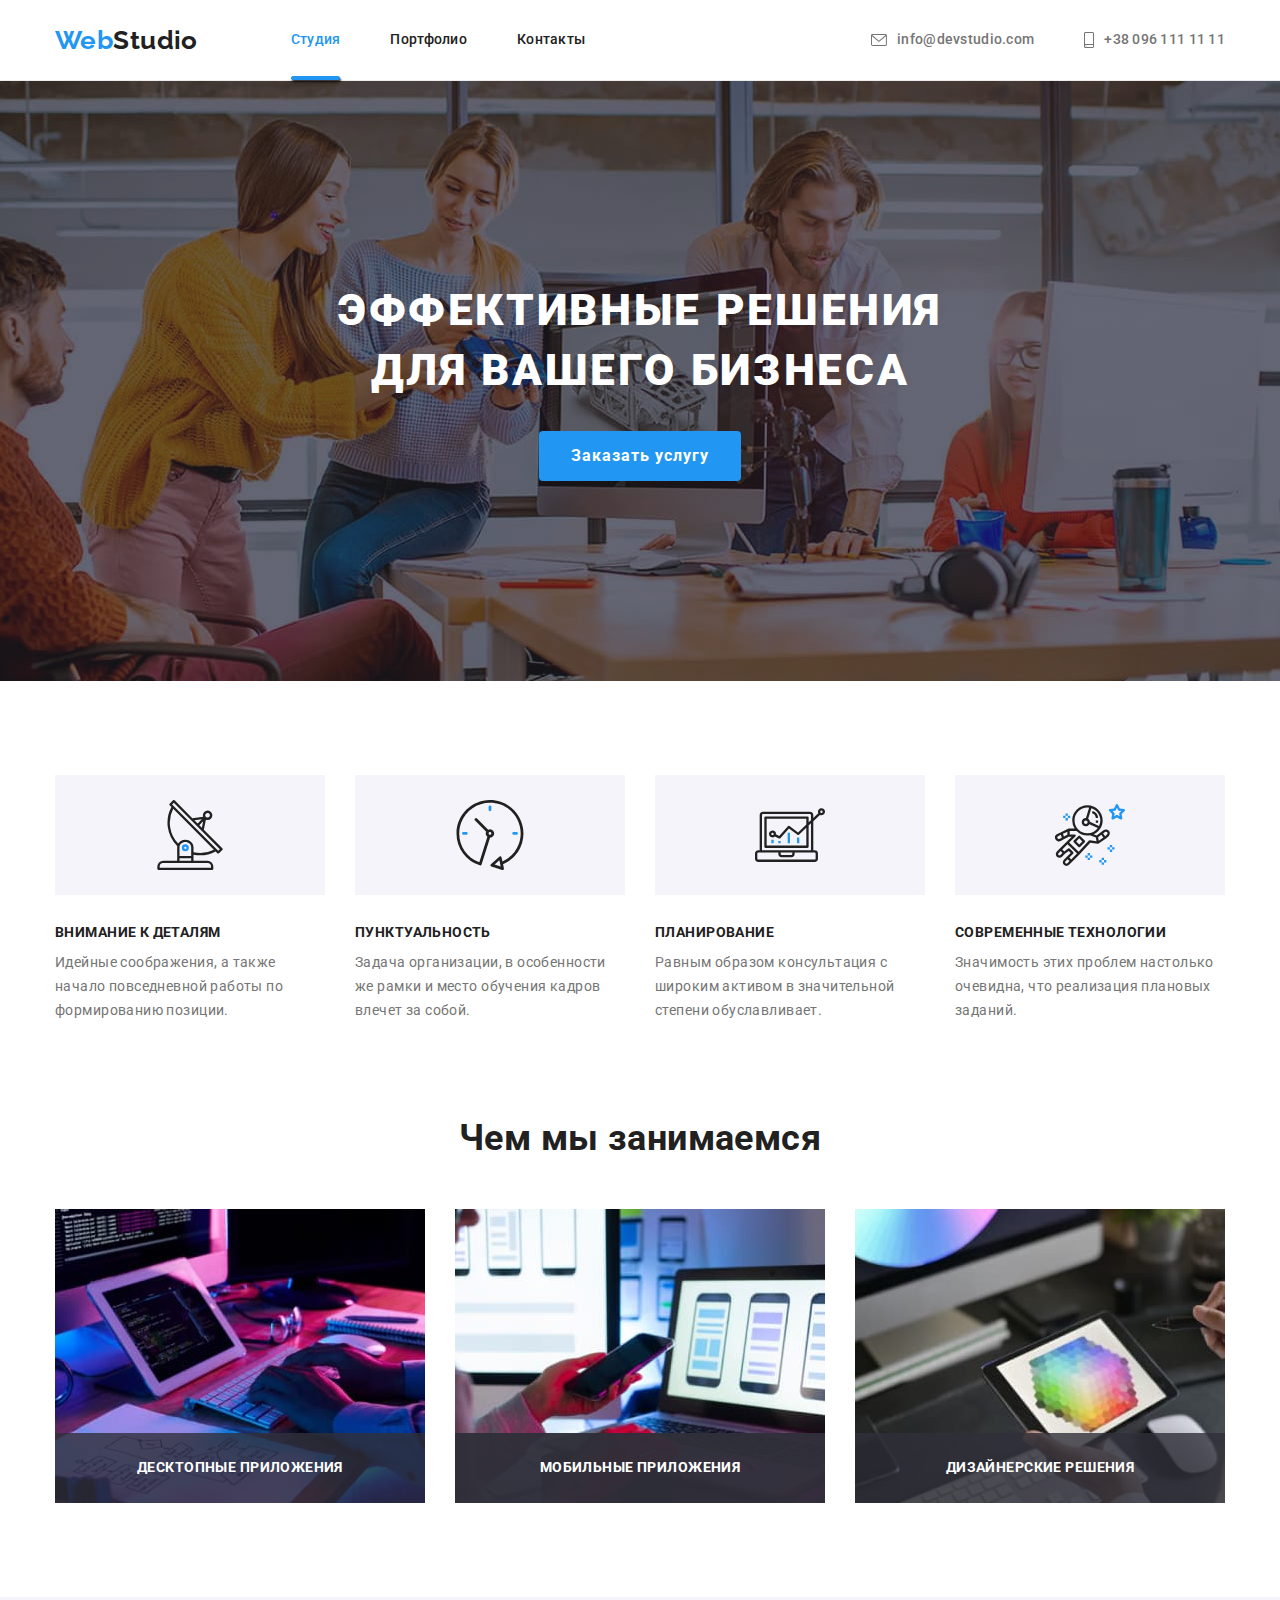
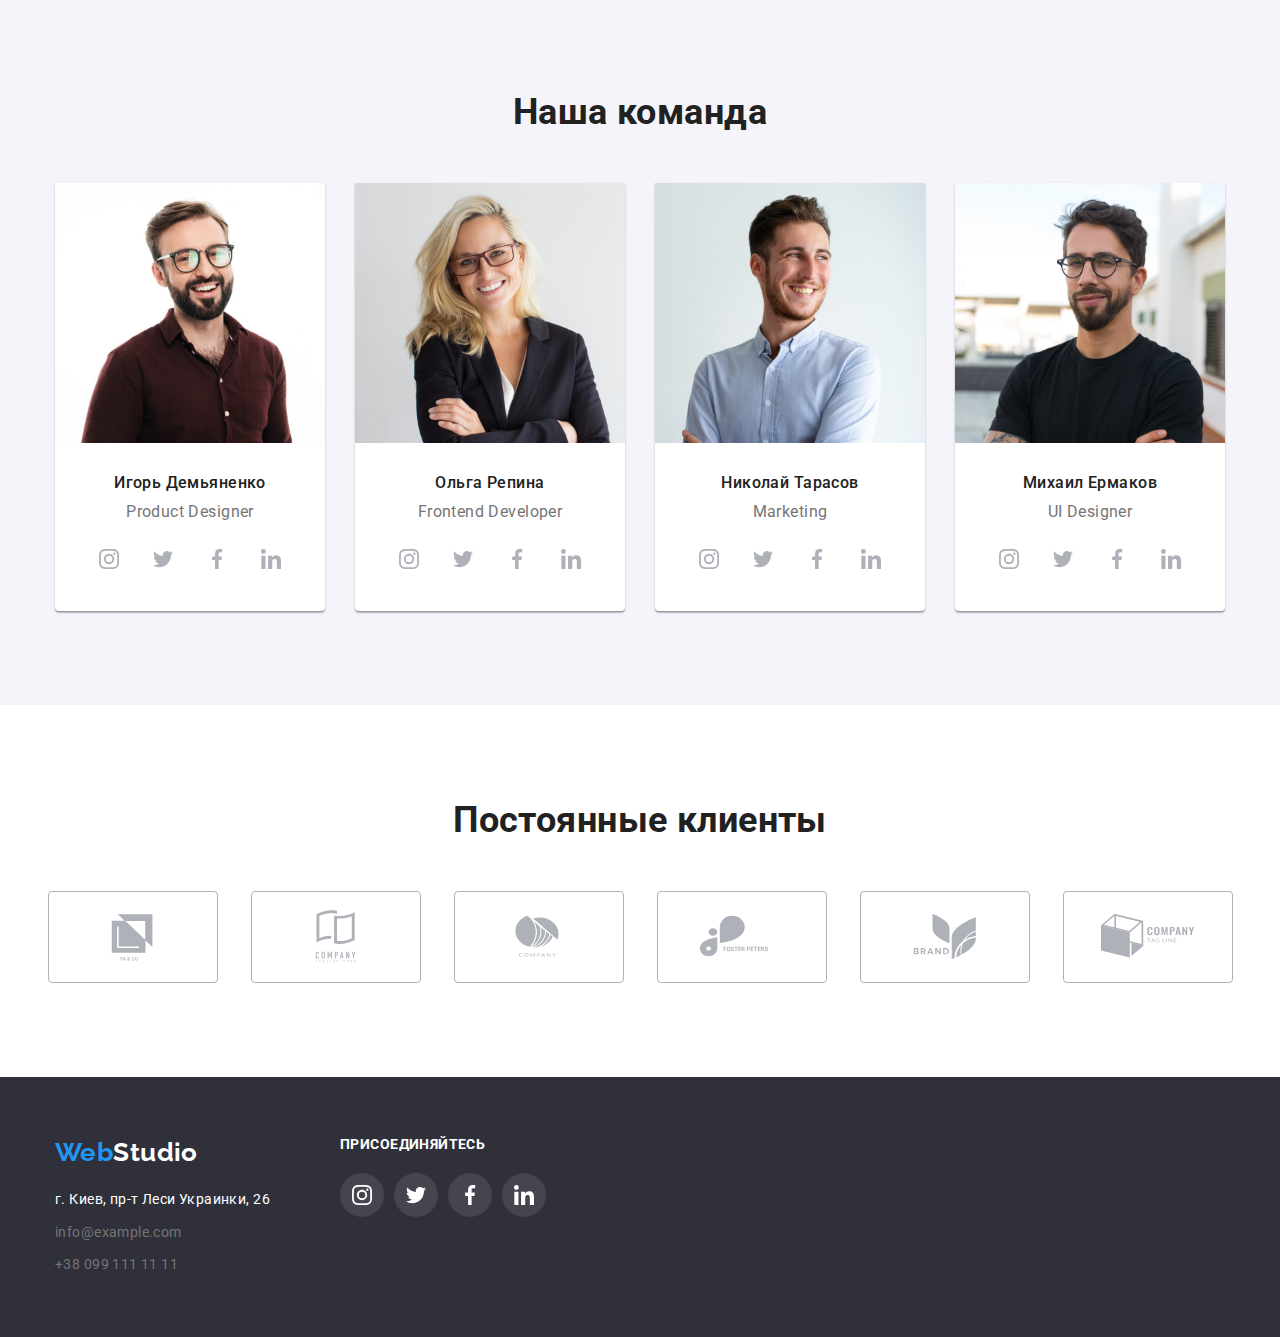
<file: index.html>
<!DOCTYPE html>
<html lang="ru">
<head>
    <meta charset="UTF-8">
    <meta http-equiv="X-UA-Compatible" content="IE=edge">
    <meta name="viewport" content="width=device-width, initial-scale=1.0">
    <title>WebStudio</title>
    <link rel="preconnect" href="https://fonts.googleapis.com">
    <link rel="preconnect" href="https://fonts.gstatic.com" crossorigin>
    <link href="https://fonts.googleapis.com/css2?family=Raleway:wght@700&family=Roboto:wght@400;500;700;900&display=swap" rel="stylesheet">
    <link rel="stylesheet" href="https://cdnjs.cloudflare.com/ajax/libs/modern-normalize/1.1.0/modern-normalize.min.css">
    <link rel="stylesheet" href="css/styles.css">



</head>
<body>
<!--site_header-->
    <header class="header">
        <div class="container main-naw">
            <a class="logo link" href="">Web<span class="logo-accent">Studio</span></a>
      
            <nav>
                <ul class="site-nav list">
                    <li class="item"> <a class="link current" href="">Студия</a></li>
                    <li class="item"> <a class="link" href="./portfolio.html">Портфолио</a></li>
                    <li class="item"> <a class="link" href="">Контакты</a></li>   
                </ul>
            </nav>
            
                <ul class="auth-nav list" >
                    <li class="item"> 
                        
                        <a class="link icon-letter" href="mailto:info@devstudio.com">
                            <svg class="auth-nav-icon" width="16" height="12">
                                <use href="./images/sptite.svg#icon-letter"></use>
                            </svg> 
                            info@devstudio.com</a>
                    </li>
                    <li class="item"> 
                        
                    
                        
                        <a class="link icon-phone" href="tel:+380961111111">
                            <svg class="auth-nav-icon" width="10" height="16">
                                <use href="./images/sptite.svg#icon-smartphone"></use>
                            </svg>
                            +38 096 111 11 11</a>
                    
                    </li>
                    
                </ul>
        </div>    
  </header>
  <main>
      <!--hero-->
      
        <section class="hero">

            <h1 class="hero-title">Эффективные решения <br> для вашего бизнеса</h1>
            <button class="button primary" type="button" data-modal-open>Заказать услугу</button>
   
         </section>
      
  
       <!--peculiarities-->
       <section class="section feature">
            <div class="container">
                <h2 class="visually-hidden">Peculiarities</h2>
                <ul class="feature-list list">
                    <li class="item icon-antenna">
                        <div class="feature-svg">
                            <svg width="70" height="70">
                                <use href="./images/sptite.svg#icon-antenna"></use>
                            </svg>
                        </div>
                        <h3 class="feature-title">Внимание к деталям</h3>
                        <p class="feature-text">Идейные соображения, а также начало повседневной работы по формированию позиции.
                            </p>
                    </li>
                    <li class="item icon-clock">
                        <div class="feature-svg">
                            <svg  width="70" height="70">
                                <use  href="./images/sptite.svg#icon-clock"></use>
                            </svg>
                        </div>
                        
                        <h3 class="feature-title">Пунктуальность</h3>
                        <p class="feature-text">Задача организации, в особенности же рамки и место обучения кадров влечет за собой.
                            </p> 
                    </li>
                    <li class="item icon-diagram">
                        <div class="feature-svg">
                            <svg width="70" height="70">
                                <use href="./images/sptite.svg#icon-diagram"></use>
                            </svg>
                        </div>
                        <h3 class="feature-title">Планирование</h3>
                        <p class="feature-text">Равным образом консультация с широким активом в значительной степени обуславливает.
                            </p>   
                    </li>
                    <li class="item icon-astronout">
                        <div class="feature-svg">
                            <svg width="70" height="70">
                                <use href="./images/sptite.svg#icon-astronaut"></use>
                            </svg>
                        </div>
                        <h3 class="feature-title" >Современные технологии</h3>
                        <p class="feature-text">Значимость этих проблем настолько очевидна, что реализация плановых заданий.
                            </p>   
                    </li>
                </ul>  
            </div>
            
        </section>
         
      <!--what_are_we_doing-->
      
        <section class="section do are-doing">
            <div class="container">
                <h2 class="section-title" >Чем мы занимаемся</h2>
                <ul class="img-list list">
                    <li class="are-doing-item item"> 
                        <img class="img" src="./images/img1.jpg" alt="Фото с ноутбуком" width="370" height="294">
                       
                            <p class="are-doing-text">Десктопные приложения</p>
                        
                   
                    </li>
                    <li class="are-doing-item item"> <img class="img" src="./images/img2.jpg" alt="Фото с телефоном" width="370" height="294">
                        
                            <p class="are-doing-text">Мобильные приложения</p>  
                       
                        <p class="are-doing-text">Мобильные приложения</p>
                    </li>
                    <li class="are-doing-item item"> <img class="img" src="./images/img3.jpg" alt="Фото с планшетом" width="370" height="294">
                      
                            <p class="are-doing-text">Дизайнерские решения</p>
                        
                        
                    </li>
                </ul>   
            </div>
        </section>
    
   
      <!--our_team-->
      
        <section class="section-team">
            <div class="container">
                <h2 class="section-title">Наша команда</h2>
                <ul class="team list">
                    <!--igor-->
                    <li class="item">
                        <img class="img" src="./images/img4.jpg" alt="Фото Игоря" width="270" height="260">
                        <div class="team-list">
                            <h3  class="team-name">Игорь Демьяненко</h3>
                            <p class="team-text">Product Designer</p>
                            <ul class="social-list list">
                                <li class="social-item">
                                    <a class="social-link" href="" aria-label="instagram">
                                        <svg class="social-icon">
                                            <use href="./images/sptite.svg#icon-instagram"></use>
                                        </svg>
                                    </a>
                                </li>
                                <li class="social-item" >
                                    <a class="social-link link" href="" aria-label="twitter">
                                        <svg class="social-icon">
                                            <use href="./images/sptite.svg#icon-twitter" ></use>
                                        </svg>
                                    </a>
                                </li>
                                <li class="social-item">
                                    <a class="social-link link " href="" aria-label="facebook" >
                                        <svg class="social-icon">
                                            <use href="./images/sptite.svg#icon-facebook"></use>
                                        </svg>
                                    </a>
                                </li>
                                <li class="social-item">
                                    <a class="social-link link" href="" aria-label="linkedin">
                                        <svg class="social-icon" >
                                            <use href="./images/sptite.svg#icon-linkedin"></use>
                                        </svg>
                                    </a>
                                </li>
                            </ul>
                           
                            

                        </div>
                       
                    </li>
                    <!--olha-->
                    <li class="item">
                    
                        <img class="img" src="./images/img5.jpg" alt="Фото Ольги" width="270" height="260">
                        <div class="team-list">
                            <h3 class="team-name">Ольга Репина</h3>
                            <p class="team-text">Frontend Developer</p>
                            <ul class="social-list list">
                                <li class="social-item">
                                    <a class="social-link" href="" aria-label="instagram">
                                        <svg class="social-icon">
                                            <use href="./images/sptite.svg#icon-instagram"></use>
                                        </svg>
                                    </a>
                                </li>
                                <li class="social-item" >
                                    <a class="social-link link" href="" aria-label="twitter">
                                        <svg class="social-icon">
                                            <use href="./images/sptite.svg#icon-twitter" ></use>
                                        </svg>
                                    </a>
                                </li>
                                <li class="social-item">
                                    <a class="social-link link " href="" aria-label="facebook">
                                        <svg class="social-icon">
                                            <use href="./images/sptite.svg#icon-facebook"></use>
                                        </svg>
                                    </a>
                                </li>
                                <li class="social-item">
                                    <a class="social-link link" href="" aria-label="linkedin">
                                        <svg class="social-icon" >
                                            <use href="./images/sptite.svg#icon-linkedin"></use>
                                        </svg>
                                    </a>
                                </li>
                            </ul>
                        </div>      
                    </li>
                    <!--nicolay-->
                    <li class="item">
                        
                        <img class="img" src="./images/img6.jpg" alt="Фото Николая" width="270" height="260">
                        <div class="team-list">
                            <h3 class="team-name">Николай Тарасов</h3>
                            <p class="team-text">Marketing</p>
                            <ul class="social-list list">
                                <li class="social-item">
                                    <a class="social-link" href="" aria-label="instagram">
                                        <svg class="social-icon">
                                            <use href="./images/sptite.svg#icon-instagram"></use>
                                        </svg>
                                    </a>
                                </li>
                                <li class="social-item" >
                                    <a class="social-link link" href="" aria-label="twitter">
                                        <svg class="social-icon">
                                            <use href="./images/sptite.svg#icon-twitter" ></use>
                                        </svg>
                                    </a>
                                </li>
                                <li class="social-item">
                                    <a class="social-link link " href="" aria-label="facebook">
                                        <svg class="social-icon">
                                            <use href="./images/sptite.svg#icon-facebook"></use>
                                        </svg>
                                    </a>
                                </li>
                                <li class="social-item">
                                    <a class="social-link link" href="" aria-label="linkedin" >
                                        <svg class="social-icon" >
                                            <use href="./images/sptite.svg#icon-linkedin"></use>
                                        </svg>
                                    </a>
                                </li>
                            </ul>
                        </div>
                        
                        
                    </li>
                    <!--michael-->
                    <li class="item">
                        
                        <img class="img" src="./images/img7.jpg" alt="Фото Михаила" width="270" height="260" >
                        <div class="team-list" >
                            <h3 class="team-name">Михаил Ермаков</h3>
                            <p class="team-text">UI Designer</p>
                            <ul class="social-list list">
                                <li class="social-item">
                                    <a class="social-link" href="">
                                        <svg class="social-icon">
                                            <use href="./images/sptite.svg#icon-instagram"></use>
                                        </svg>
                                    </a>
                                </li>
                                <li class="social-item" >
                                    <a class="social-link link" href="">
                                        <svg class="social-icon">
                                            <use href="./images/sptite.svg#icon-twitter" ></use>
                                        </svg>
                                    </a>
                                </li>
                                <li class="social-item">
                                    <a class="social-link link " href="" aria-label="linkedin">
                                        <svg class="social-icon">
                                            <use href="./images/sptite.svg#icon-facebook"></use>
                                        </svg>
                                    </a>
                                </li>
                                <li class="social-item">
                                    <a class="social-link link" href="">
                                        <svg class="social-icon" >
                                            <use href="./images/sptite.svg#icon-linkedin"></use>
                                        </svg>
                                    </a>
                                </li>
                            </ul>
                        </div>
                       
                    
      
                    </li>
                </ul>
            </div>
        </section>

        <!--Klients-->
        <section class="klients">
            <h2 class="section-title">Постоянные клиенты</h2>
            <div class="klints-flex">
                <ul class="klients-list list">
                    <li class="klients-item">
                        <a class="klient-link link" href="">
                            <svg class="klient-icon" width="106" height="60">
                                <use href="./images/sptite.svg#icon-klient1"></use>
                            </svg>
                        </a>
                    </li>
                    <li class="klients-item">
                        <a class="klient-link link" href="">
                            <svg class="klient-icon"  width="106" height="60">
                                <use href="./images/sptite.svg#icon-klient2"></use>
                            </svg>
                        </a>
                    </li>
                    <li class="klients-item">
                        <a  class="klient-link link" href="">
                            <svg  class="klient-icon" width="106" height="60">
                                <use href="./images/sptite.svg#icon-klient3"></use>
                            </svg>
                        </a>
                    </li>
                    <li class="klients-item">
                        <a class="klient-link link" href="">
                            <svg class="klient-icon" width="106" height="60">
                                <use href="./images/sptite.svg#icon-klient4"></use>
                            </svg>
                        </a>
                    </li>
                    <li class="klients-item" >
                        <a class="klient-link link" href="">
                            <svg class="klient-icon" width="106" height="60">
                                <use href="./images/sptite.svg#icon-klient5"></use>
                            </svg>
                        </a>
                    </li>
                    <li class="klients-item">
                        <a class="klient-link link" href="">
                            <svg class="klient-icon" width="106" height="60" >
                                <use href="./images/sptite.svg#icon-klient6"></use>
                            </svg>
                        </a>
                    </li>
                </ul>
            </div>
           
        </section>

      
  </main>
  <!--footer-->
  <footer class="footer">
      <div class="container">
          <div class="footer-flex">
              <div class="footer-adress">
                <a class="logo link logo-next" href="" >Web<span class="logo-footer">Studio</span></a>
                <address class="address-top">
                   <ul class="address list">
                       <li class="item"> <a class="address-place" href="https://goo.gl/maps/zkPrUZPVj4T2EZEg6" target="_blank" rel="noreferrer noopener">
                           г. Киев, пр-т Леси Украинки, 26  
                       </a></li>
                       <li class="item"> <a class="address-contact" href="mailto:info@example.com">info@example.com</a></li>
                       <li class="item"> <a class="address-contact" href="tel:+380991111111">+38 099 111 11 11</a></li>
                     </ul> 
                </address>
              </div>
            <div class="do-flex">
                <section class="do">
                    <h2 class="do-title">Присоединяйтесь</h2>
                    <ul class="do-list list">
                        <li class="do-item">
                            <a class="do-link" href="">
                                <svg class="do-icon" width="20" height="20">
                                    <use href="./images/sptite.svg#icon-instagram"></use>
                                </svg>
                            </a>
                        </li>
                        <li class="do-item" >
                            <a class="do-link" href="">
                                <svg class="do-icon" width="20" height="20">
                                    <use href="./images/sptite.svg#icon-twitter"></use>
                                </svg>
                            </a>
                        </li>
                        <li class="do-item">
                            <a class="do-link" href="">
                                <svg class="do-icon" width="20" height="20">
                                    <use href="./images/sptite.svg#icon-facebook"></use>
                                </svg>
                            </a>
                        </li>
                        <li class="do-item">
                            <a class="do-link" href="">
                                <svg class="do-icon" width="20" height="20">
                                    <use href="./images/sptite.svg#icon-linkedin"></use>
                                </svg>
                            </a>
                        </li>
                    </ul>
                </section>
            </div>
           
          </div>
        
      </div>
   </footer>

   <!--Backdrop-->

   <div class="backdrop is-hidden" data-modal>
    <div class="modal">

        <p></p>
        <button class="modal-btn" type="button" data-modal-close>
             <svg class="modal-icon" width="30" height="30">
                <use href="./images/sptite.svg#icon-close"></use>
            </svg> 
        </button>
    </div>
   </div>
                
    

   


   <script src="./js/modal.js"></script>
</body>
</html>
</file>
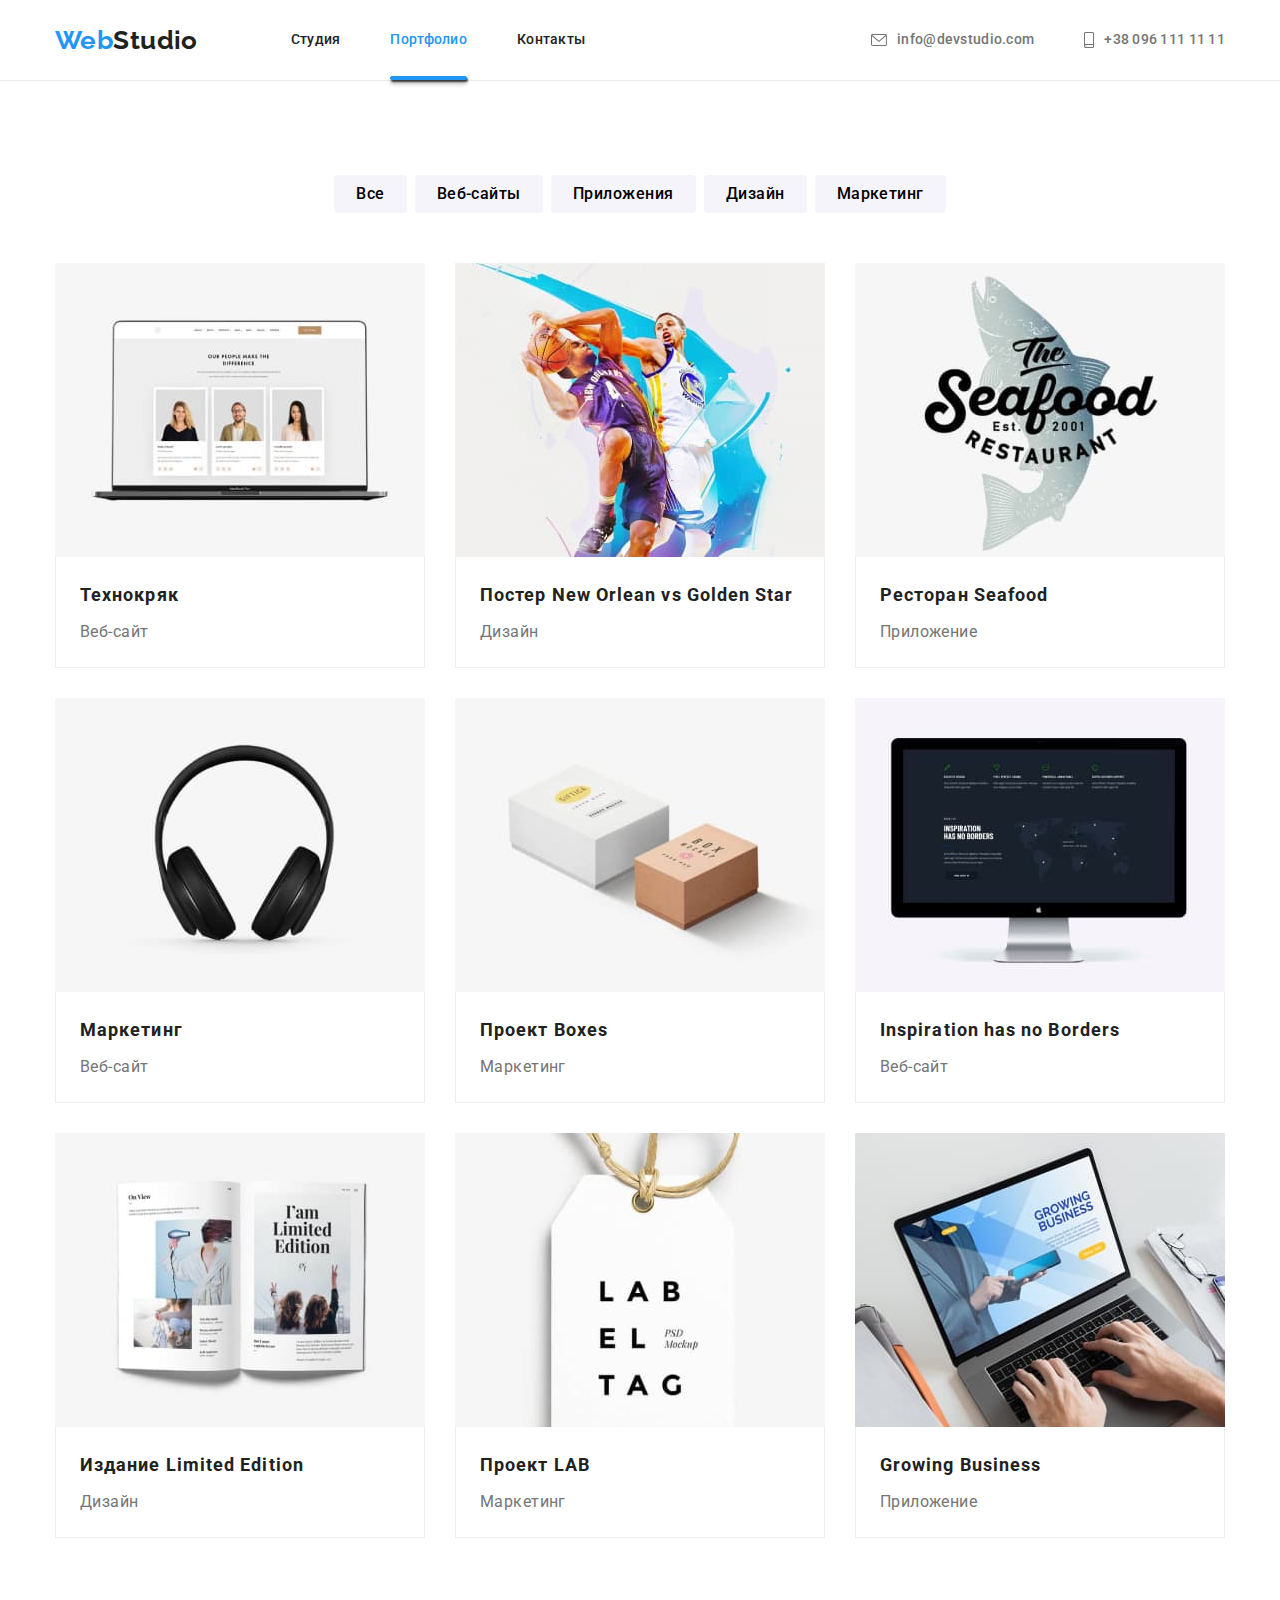
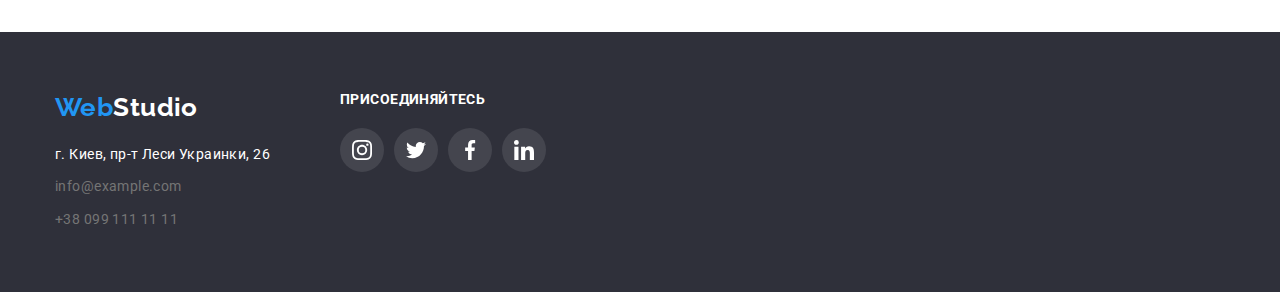
<file: portfolio.html>
<!DOCTYPE html>
<html lang="ru">
<head>
    <meta charset="UTF-8">
    <meta http-equiv="X-UA-Compatible" content="IE=edge">
    <meta name="viewport" content="width=device-width, initial-scale=1.0">
    <title>Portfolio</title>
    <link rel="preconnect" href="https://fonts.googleapis.com">
    <link rel="preconnect" href="https://fonts.gstatic.com" crossorigin>
    <link href="https://fonts.googleapis.com/css2?family=Raleway:wght@700&family=Roboto:wght@400;500;700;900&display=swap" rel="stylesheet">
    <link rel="stylesheet" href="https://cdnjs.cloudflare.com/ajax/libs/modern-normalize/1.1.0/modern-normalize.min.css">
    <link rel="stylesheet" href="css/styles.css">



</head>
<body>
<!--site_header-->
     <header class="header">
        <div class="container main-naw">
            <a class="logo link" href="">Web<span class="logo-accent">Studio</span></a>
      
            <nav>
                <ul class="site-nav list">
                    <li class="item"> <a class="link" href="./index.html">Студия</a></li>
                    <li class="item"> <a class="link current" href="">Портфолио</a></li>
                    <li class="item"> <a class="link" href="">Контакты</a></li>   
                </ul>
            </nav>
            
                <ul class="auth-nav list" >
                    <li class="item"> 
                        
                        <a class="link icon-letter" href="mailto:info@devstudio.com">
                            <svg class="auth-nav-icon" width="16" height="12">
                                <use href="./images/sptite.svg#icon-letter"></use>
                            </svg> 
                            info@devstudio.com</a>
                    </li>
                    <li class="item"> 
                        
                    
                        
                        <a class="link icon-phone" href="tel:+380961111111">
                            <svg class="auth-nav-icon" width="10" height="16">
                                <use href="./images/sptite.svg#icon-smartphone"></use>
                            </svg>
                            +38 096 111 11 11</a>
                    
                    </li>
                    
                </ul>
        </div>    
  </header>
    <main>
        <section class="section-portfolio">
            <div class="container">
                <h1 class="visually-hidden">Content Portfolio page</h1>     
                <ul class="button-list list">
                    <li class="item"> <button class="button-portfolio" type="button" >Все</button></li>
                    <li class="item"> <button class="button-portfolio" type="button">Веб-сайты</button></li>
                    <li class="item"> <button class="button-portfolio" type="button">Приложения</button></li>
                    <li class="item"> <button class="button-portfolio" type="button">Дизайн</button></li>
                    <li class="item"> <button class="button-portfolio" type="button">Маркетинг</button></li>
                </ul>
            
                <ul class="project-list list">
                    <li class="project-item">
                        <a class="project-link link" href="">
                            <div class="project-thumb">
                                <img class="img" src="./images/cards.jpg" alt="our specialists" width="370" height="294">
                                 <div class="project-overlay">
                                    <p class="project-content">Ресурс предлагает комплексные предложения с разным уровнем функционала и сервисов. Все это позволит посетителю получить исчерпывающие сведения о компании или частном лице.</p>
                                 </div>
         
                                
                            </div>
                            
                            
                            <div class="project-container">
                                <h2 class="project-title">Технокряк</h2>
                                <p class="project-text">Веб-сайт</p>
                            </div>
                        </a>
                        
                        
                    </li>
                    <li class="project-item" >
                        <a class="project-link link" href="">
                            <div class="project-thumb">
                                <img class="img" src="./images/basketball.jpg" alt="basketball players" width="370" height="294"> 
                                <div class="project-overlay">
                                    <p class="project-content">Ресурс предлагает комплексные предложения с разным уровнем функционала и сервисов. Все это позволит посетителю получить исчерпывающие сведения о компании или частном лице.</p>
                                 </div>
                            </div>
                           
                            <div class="project-container">
                                <h2 class="project-title">Постер New Orlean vs Golden Star</h2>
                                <p class="project-text">Дизайн</p>
                            </div>
                        </a>
                        
                        
                    </li>
                    <li class="project-item" >
                        <a class="project-link link" href="">
                            <div class="project-thumb">
                                <img class="img" src="./images/fichrestaurant.jpg" alt="logo of seafoodrestaurant" width="370" height="294">
                                <div class="project-overlay">
                                    <p class="project-content">Ресурс предлагает комплексные предложения с разным уровнем функционала и сервисов. Все это позволит посетителю получить исчерпывающие сведения о компании или частном лице.</p>
                                 </div>
                            </div>
                            
                            <div class="project-container">
                                <h2 class="project-title">Ресторан Seafood</h2>
                                <p class="project-text">Приложение</p>
                            </div>
                        </a>
                        
                    </li>
                    <li class="project-item">
                        <a class="project-link link" href="">
                            <div class="project-thumb">
                                <img class="img" src="./images/headphone.jpg" alt="headphone" width="370" height="294">
                                <div class="project-overlay">
                                    <p class="project-content">Ресурс предлагает комплексные предложения с разным уровнем функционала и сервисов. Все это позволит посетителю получить исчерпывающие сведения о компании или частном лице.</p>
                                 </div>
                            </div>
                            
                            <div class="project-container">
                                <h2 class="project-title">Маркетинг</h2>
                                <p class="project-text">Веб-сайт</p>
                            </div>
                        </a>
                        
                        
                    </li>  
                    
                    <li class="project-item">
                        <a class="project-link link" href="">
                            <div class="project-thumb">
                                <img class="img" src="./images/boxes.jpg" alt="boxes" width="370" height="294">
                                <div class="project-overlay">
                                    <p class="project-content">Ресурс предлагает комплексные предложения с разным уровнем функционала и сервисов. Все это позволит посетителю получить исчерпывающие сведения о компании или частном лице.</p>
                                 </div>
                            </div>
                            
                            <div class="project-container">
                                <h2 class="project-title">Проект Boxes</h2>
                                <p class="project-text">Маркетинг</p>
                            </div> 
                        </a>
                        
                        
                    </li>
                    <li class="project-item">
                        <a class="project-link link" href="">
                            <div class="project-thumb">
                                <img class="img" src="./images/monitor.jpg" alt="monitor" width="370" height="294"> 
                                <div class="project-overlay">
                                    <p class="project-content">Ресурс предлагает комплексные предложения с разным уровнем функционала и сервисов. Все это позволит посетителю получить исчерпывающие сведения о компании или частном лице.</p>
                                 </div>
                            </div>
                            
                            <div class="project-container">
                                <h2 lang="en" class="project-title">Inspiration has no Borders</h2>
                                <p class="project-text">Веб-сайт</p>
                            </div>
                        </a>
                        
                     </li>
                    <li class="project-item">
                        <a class="project-link link" href="">
                            <div class="project-thumb">
                                <img class="img" src="./images/book.jpg" alt="book" width="370" height="294" > 
                                <div class="project-overlay">
                                    <p class="project-content">Ресурс предлагает комплексные предложения с разным уровнем функционала и сервисов. Все это позволит посетителю получить исчерпывающие сведения о компании или частном лице.</p>
                                 </div>
                            </div>
                            
                            <div class="project-container">
                                <h2 class="project-title">Издание Limited Edition</h2>
                                <p class="project-text">Дизайн</p>   
                            </div>
                        </a>
                       
                            
                    </li>
                    <li class="project-item">
                        <a class="project-link link" href="">
                            <div class="project-thumb">
                                <img class="img" src="./images/LAB.jpg" alt="label teg" width="370" height="294">
                                <div class="project-overlay">
                                    <p class="project-content">Ресурс предлагает комплексные предложения с разным уровнем функционала и сервисов. Все это позволит посетителю получить исчерпывающие сведения о компании или частном лице.</p>
                                 </div>
                            </div>
                           
                            <div class="project-container">
                                <h2 class="project-title">Проект LAB</h2>
                                <p class="project-text">Маркетинг</p>
                            </div>
                        </a>
                        
                        
                    </li>
                    <li class="project-item">
                        <a class="project-link link" href="">
                            <div class="project-thumb">
                                <img class="img" src="./images/leptoptyping.jpg" alt="leptop" width="370" height="294" >
                                <div class="project-overlay">
                                    <p class="project-content">Ресурс предлагает комплексные предложения с разным уровнем функционала и сервисов. Все это позволит посетителю получить исчерпывающие сведения о компании или частном лице.</p>
                                 </div>
                            </div>
                            
                            <div class="project-container">
                                <h2 class="project-title">Growing Business</h2>
                                <p class="project-text">Приложение</p>
                            </div>
                        </a>
                        
                        
    
                    </li>    
                </ul>
            </div>   
                
        
           
        </section>
    </main>

    <!--footer-->
    <footer class="footer">
        <div class="container">
            <div class="footer-flex">
                <div class="footer-adress">
                  <a class="logo link logo-next" href="" >Web<span class="logo-footer">Studio</span></a>
                  <address class="address-top">
                     <ul class="address list">
                         <li class="item"> <a class="address-place" href="https://goo.gl/maps/zkPrUZPVj4T2EZEg6" target="_blank" rel="noreferrer noopener">
                             г. Киев, пр-т Леси Украинки, 26  
                         </a></li>
                         <li class="item"> <a class="address-contact" href="mailto:info@example.com">info@example.com</a></li>
                         <li class="item"> <a class="address-contact" href="tel:+380991111111">+38 099 111 11 11</a></li>
                       </ul> 
                  </address>
                </div>
              <div class="do-flex">
                  <section class="do">
                      <h2 class="do-title">Присоединяйтесь</h2>
                      <ul class="do-list list">
                          <li class="do-item">
                              <a class="do-link" href="">
                                  <svg class="do-icon" width="20" height="20">
                                      <use href="./images/sptite.svg#icon-instagram"></use>
                                  </svg>
                              </a>
                          </li>
                          <li class="do-item" >
                              <a class="do-link" href="">
                                  <svg class="do-icon" width="20" height="20">
                                      <use href="./images/sptite.svg#icon-twitter"></use>
                                  </svg>
                              </a>
                          </li>
                          <li class="do-item">
                              <a class="do-link" href="">
                                  <svg class="do-icon" width="20" height="20">
                                      <use href="./images/sptite.svg#icon-facebook"></use>
                                  </svg>
                              </a>
                          </li>
                          <li class="do-item">
                              <a class="do-link" href="">
                                  <svg class="do-icon" width="20" height="20">
                                      <use href="./images/sptite.svg#icon-linkedin"></use>
                                  </svg>
                              </a>
                          </li>
                      </ul>
                  </section>
              </div>
             
            </div>
          
        </div>
     </footer>
    
</body>
</html>
</file>
<file: css/styles.css>
:root {
    --primary-text-color: #757575;
    --title-text-color:  #212121;
    --accent-color: #2196F3;
    --primary-white-color: #FFFFFF;
    --secondary-whit-color: color: rgba(255, 255, 255, 0.6);
    --medium-bg-color: #E5E5E5;
    --end-bg-color: #F5F4FA;
    --futer-bg-color: #2F303A;
    --header-border-color: #ECECEC;
    --portfolio-border-color:  #EEEEEE;
    --hero-bg-color: #C4C4C4;
    --social-links-main-color: AFB1B8;
    --klients-main-color: AFB1B8;
    --btn-bg-hover-color: #188CE8;
    --klients-color: #AFB1B8;
    --bg-color-icon: rgba(255, 255, 255, .1);
    --bg-overlay-color: rgba(33, 150, 243, 0.9);
}

html {
    box-sizing: border-box;
}

*,
*::before,
*::after {
    box-sizing: inherit;
}

body {

    color: var(--primary-text-color);
    background-color: var(--primary-white-color);
    font-family: 'Roboto', sans-serif;
    font-size: 14px;
    letter-spacing: 0.03em;
    
}

.container {
    width: 1200px;
    padding-left: 15px;
    padding-right: 15px;
    margin-left: auto;
    margin-right: auto;
}

.list {
    list-style: none;
    padding-left: 0;
    margin: 0;
}
.link {
    text-decoration: none;
}

h1,
h2,
h3,
p {

margin: 0;
} 

.img {
    display: block;
    max-width: 100%;
    height: auto;
}
.header {
    border-bottom: 1px solid var(--header-border-color);
}  

/* Logo */
.logo {
    margin-right: 93px;
    color: var(--accent-color);
    font-family: 'Raleway', sans-serif;
    font-weight: 700;
    font-size: 26px;
    line-height: 1.17;
    text-decoration: none;

}

.logo-accent {
    color: var(--title-text-color);
    
}

.logo-footer {
    color: var(--primary-white-color);
    
}

.logo-next {
    margin-right: 0;
}

/* Main-Naw */

.main-naw {
    display: flex;
    align-items: center;
}
    /* Navigation */

.site-nav {
    display: flex;
}


.site-nav .item:not(:last-child) {
    margin-right: 50px;
}


.site-nav .link {
    
    display: block;
    padding-top: 32px;
    padding-bottom: 32px;
    color: var(--title-text-color);    
    font-weight: 500;
    font-size: 14px;
    line-height: 1.14;
    letter-spacing: 0.02em;
    text-decoration: none;
    
    transition-property: color;
    transition-duration: 250ms;
    transition-timing-function: cubic-bezier(0.4, 0, 0.2, 1);

}

.site-nav .link:hover,
.site-nav .link:focus {
    color: var(--accent-color);
}

.site-nav .link.current {
    position: relative;
    color: var(--accent-color);  
    

}

.site-nav .current:after {
position: absolute;
bottom: 0;
left: 0; 
    content: "";
    display: inline-block;
    width: 100%;
    height: 4px; 

    background: var(--accent-color);
    border: 1px solid var(--accent-color);
    box-shadow: 0px 4px 4px rgba(0, 0, 0, 0.25), 1px 2px 2px rgba(0, 0, 0, 0.75); 
    border-radius: 2px;
    
}



/* Auth-Naw */
.auth-nav {
    display: flex;
    margin-left: auto;
    
    
}

.auth-nav .link {
    display: flex;
    align-items: center;
    
    padding-top: 32px;
    padding-bottom: 32px;
    color: var(--primary-text-color);
    font-weight: 500;
    font-size: 14px;
    line-height: 1.14;
    letter-spacing: 0.02em;

    transition-property: color fill;
    transition-duration: 250ms;
    transition-timing-function: cubic-bezier(0.4, 0, 0.2, 1);
}

.auth-nav .item + .item {
    margin-left: 50px;
}


.auth-nav .link:hover,
.auth-nav .link:focus {
    color: var(--accent-color);
    fill: currentColor;
}



.auth-nav-icon {
    fill: currentColor;
    margin-right: 10px;
}


/* Visually-hidden */

.visually-hidden {
    position: absolute;
    width: 1px;
    height: 1px;
    margin: -1px;
    border: 0;
    padding: 0;
    
    white-space: nowrap;
    clip-path: inset(100%);
    clip: rect(0 0 0 0);
    overflow: hidden;
}

 /* Hero */

.hero {
    max-width: 1600px;
    height: 600px;
    margin-left: auto;
    margin-right: auto;
    background-image: linear-gradient(to right, rgba(47, 48, 58, 0.4), rgba(47, 48, 58, 0.4)), url(../images/Img-hero.jpg);
    background-color: var(--hero-bg-color);
    background-repeat: no-repeat;
    background-position: center;
    background-size: cover;
    padding-top: 200px;
    padding-bottom: 200px;
    text-align: center;
}

.hero-title {

    margin-bottom: 30px;
    color: var(--primary-white-color);
    font-weight: 900;
    font-size: 44px;
    line-height: 1.36;
    letter-spacing: 0.06em;
    text-transform: uppercase;
    }


/* Background color section */

.section.team {
    background-color: var(--end-bg-color);
}

.footer {
    background-color: var(--futer-bg-color);
}

/* Section */

.section-title {
    
    margin-bottom: 50px;
    color: var(--title-text-color);
    font-weight: 700;
    font-size: 36px;
    line-height: 1.17;
    text-align: center;
    
}

/* Peculiarities */
.feature {
    padding-top: 94px;
    padding-bottom: 94px;
}
.feature-list {
    display: flex;
}

.feature-list .item {
width: 270px;
}

.feature-list .item:not(:last-child) {
    margin-right: 30px;
}



.feature-svg {
    display: flex;
    align-items: center;
    justify-content: center;
    width: 270px;
    height: 120px;
    margin-bottom: 30px;
    background-color: var(--end-bg-color);
}

.feature-title {
    margin-bottom: 10px;
    color: var(--title-text-color);
    font-weight: 700;
    font-size: 14px;
    line-height: 1.14;
    text-transform: uppercase;
}
.feature-text {
    line-height: 1.71;
}

/* What are we doing */

.section.do {
    padding-bottom: 94px;
}
.img-list {
    display: flex;
}

.img-list .item:not(:last-child) {
margin-right: 30px;
}

.are-doing-item {
    position: relative;
    
}


.are-doing-text {
position: absolute;
bottom: 0;
left: 0;
display: flex;
width: 100%;
height: 70px;
align-items: center;
justify-content: center;
background: rgba(47, 48, 58, 0.8);
font-weight: 700;
line-height: 1.14;
text-align: center;
text-transform: uppercase;
color: var(--primary-white-color);

}





/* Team section */
.section-team {
padding-top: 94px;
padding-bottom: 94px;
background-color: var(--end-bg-color);
}

.team {
display: flex;
}

.team .item:not(:last-child) {
margin-right: 30px;
}


.team .item {
    background-color: var(--primary-white-color);
    box-shadow: 0px 1px 3px rgba(0, 0, 0, 0.12), 0px 1px 1px rgba(0, 0, 0, 0.14), 0px 2px 1px rgba(0, 0, 0, 0.2);
    border-radius: 0px 0px 4px 4px;
    
}
.team-list {
    padding-top: 30px;
    padding-bottom: 30px;
}

.team-name {
    
    margin-bottom: 10px;
    color: var(--title-text-color);
    font-style: normal;
    font-weight: 500;
    font-size: 16px;
    line-height: 1.19;
    text-align: center;
}
.team-text {
    
    font-size: 16px;
    line-height: 1.19;
    text-align: center;
    
}


.social-link {
display: flex;
align-items: center;
justify-content: center;
width: 44px;
height: 44px;
border-radius: 50%;
color: var(--klients-color);

transition: color 250ms cubic-bezier(0.4, 0, 0.2, 1), background-color 250ms cubic-bezier(0.4, 0, 0.2, 1); 

}


.social-link:hover,
.social-link:focus {
color: var(--primary-white-color);    
background-color: var(--accent-color);

}

.social-item:not(:last-child) {
margin-right: 10px;

}

.social-list {
display: flex;
padding-top: 16px;
padding-right:  32px;
padding-left:  32px ;


}
.social-icon {
width: 20px; 
height: 20px;
fill: currentColor;
    
}


/* Klients */

.klients {
    padding: 94px 215px 94px 215px;
}

.klients-list {
    display: flex;
    
}
.klints-flex {
    display: flex;
    justify-content: center;
}

.klient-link {
    display: flex;
    width: 170px;
    height: 92px;
    justify-content: center;
    align-items: center;
    color: var(--klients-color);
    box-sizing:inherit;
    border: 1px solid var(--klients-color);
    border-radius: 4px;
    fill: var(--klients-color);

    transition: fill 250ms cubic-bezier(0.4, 0, 0.2, 1), border-color 250ms cubic-bezier(0.4, 0, 0.2, 1); 
    }

.klients-item:not(:last-child) {
    margin-right: 33px;
}

.klient-link:hover,
.klient-link:focus {
       
border-color: var(--accent-color);
fill: var(--accent-color);
}



/* Footer */
.footer {
    padding-top: 60px;
    padding-bottom: 60px;
}

.address-top {
    margin-top: 20px;
}
.address {
    
    font-style: normal;   
}

.address .item:not(:last-child) {

margin-bottom: 9px;
}

.address-place {
    
    color: var(--primary-white-color);
    line-height: 1.71; 
    text-decoration: none;
    transition-property: color;
    transition-duration: 250ms;
    transition-timing-function: cubic-bezier(0.4, 0, 0.2, 1);
    
}

.address-contact {
    color: var(--secondary-whit-color);
    line-height: 1.71;
    text-decoration: none;
    transition-property: color;
    transition-duration: 250ms;
    transition-timing-function: cubic-bezier(0.4, 0, 0.2, 1);
    
}

.address-contact:hover,
.address-contact:focus,
.address-place:hover,
.address-place:focus {
    color: var(--accent-color);
}



.footer-adress {
    margin-right: 70px;
}

.footer-flex {
    display: flex;

}

.do-list {
    display: flex;
    width: 206px;
    
}


.do-title {
    
font-size: 14px;
line-height: 1.14;
letter-spacing: 0.03em;
text-transform: uppercase;
color: var(--primary-white-color);
margin-bottom: 20px;

}

.do-link {
    display: flex;
    align-items: center;
    justify-content: center;
    width: 44px;
    height: 44px;
    border-radius: 50%;
   background-color: var(--bg-color-icon);
   transition-property: background-color;
    transition-duration: 250ms;
    transition-timing-function: cubic-bezier(0.4, 0, 0.2, 1);

}


.do-item:not(:last-child) {
    margin-right: 10px;
}
.do-link:hover,
.do-link:focus {
    background-color: var(--accent-color);
}
.do-icon {
    fill: var(--primary-white-color);
}



/* Button  */

.button {
    display: inline-block;
    padding-top: 10px;
    padding-right: 32px;
    padding-bottom: 10px;
    padding-left: 32px;
    border: none;
    border-radius: 4px; 
    color: var(--title-text-color);
    background-color: var(--primary-white-color);
    font-family: inherit;
    font-weight: 700;
    font-size: 16px;
    line-height: 1.88;
    align-items: center;
    text-align: center;
    letter-spacing: 0.06em;
    cursor: pointer;
    border-radius: 4px;
}

.button.primary {
    color: var(--primary-white-color);
    background-color: var(--accent-color);
    transition-property: background-color box-shadow;
    transition-duration: 250ms;
    transition-timing-function: cubic-bezier(0.4, 0, 0.2, 1);
    
}

.button.secondary {
    color: var(--accent-color);
    background-color: var(--primary-white-color);


}
.button.primary:hover,
.button.primary:focus {
background: var(--btn-bg-hover-color);
box-shadow: 0px 4px 4px rgba(0, 0, 0, 0.15);

}


 /* Backdrop */
 .backdrop {
position: fixed;
top: 0;
left: 0;
width: 100%;
height: 100%;
background: rgba(47, 48, 58, 0.4);  
visibility: visible;
opacity: 1;

transition: opacity 250ms cubic-bezier(0.4, 0, 0.2, 1);
} 

.backdrop.is-hidden {

opacity: 0;
pointer-events: none;
}

.backdrop.is-hidden .modal {
transform: translate(-50%, -50%) scale(1.1);

}

.modal {
position: absolute;
top: 50%;
left: 50%;

min-width: 528px;
min-height: 581px;
background-color: rgba(255, 255, 255, 1); 

transform: translate(-50%, -50%) scale(1);

transition: transform 250ms cubic-bezier(0.4, 0, 0.2, 1);

}

.modal-btn {
position: absolute;
display: inline-block;
top: 8px;
right: 8px;
width: 30px;
height: 30px; 
border: none;    
border-radius:  50%; 
cursor: pointer;

} 

  .modal-icon {
    position: absolute;
    top: 0px;
right: 0px;

    display: inline-block;
    
    stroke-width: 1px;
    stroke: rgba(0, 0, 0, 0.1);
    fill: currentColor;
  }  




/* Portfolio page */
.section-portfolio {
    padding-top: 94px;
    padding-bottom: 94px;
}

.project-list {
    display: flex;
    flex-wrap: wrap;
    margin-top: 50px;
    margin-left: -30px;
    margin-bottom: -30px;
    
}
.project-link {
    
display: block;

box-shadow: none;
transition-property: box-shadow;
transition-duration: 250ms;
transition-timing-function: cubic-bezier(0.4, 0, 0.2, 1);
    
}
.project-link:hover,
.project-link:focus {

box-shadow: 0px 1px 1px rgba(0, 0, 0, 0.12), 0px 4px 4px rgba(0, 0, 0, 0.06), 1px 4px 6px rgba(0, 0, 0, 0.16);
}

.button-list {
    display: flex;
    justify-content: center;
    
}

.button-portfolio {
    
    padding: 6px 22px;
    background-color: var(--end-bg-color);
    font-family: inherit;
    text-align: center;
    font-size: 16px;
    font-weight: 500;
    line-height: 1.62;
    letter-spacing: 0.03em;
    border: transparent;
    border-radius: 4px;
    cursor: pointer;

    transition: color 250ms cubic-bezier(0.4, 0, 0.2, 1), background-color 250ms cubic-bezier(0.4, 0, 0.2, 1), box-shadow 250ms cubic-bezier(0.4, 0, 0.2, 1); 
    
}

.button-portfolio:hover,
.button-portfolio:focus {
    color: var(--primary-white-color);
    background-color: var(--accent-color);
    box-shadow: 0px 3px 1px rgba(0, 0, 0, 0.1), 0px 1px 2px rgba(0, 0, 0, 0.08), 0px 2px 2px rgba(0, 0, 0, 0.12);
}

.button-list .item:not(:last-child) {
    margin-right: 8px;
}



.project-container {
    padding: 20px 24px;
    border: 1px solid var(--portfolio-border-color);
    border-top: none;
}



.project-item {
    width: calc((100% - 90px) / 3);
    margin-left: 30px;
    margin-bottom: 30px;
}



.project-title {
    margin-bottom: 4px;
    color: var(--title-text-color);
    font-weight: 700;
    font-size: 18px;
    line-height: 2;
    letter-spacing: 0.06em;
    
}
.project-text {
    font-weight: 400;
    font-size: 16px;
    line-height: 1.88;
    color: var(--primary-text-color);
  
}

/* Portfolio Thumb */

.project-thumb {
position: relative;
    
overflow: hidden;р 
    
}


.project-overlay {
position: absolute;
top: 0;
left: 0;
display: inline-block;
content: "";
width: 100%;
height: 100%;
background-color: var(--bg-overlay-color);
transform: translateY(100%);
transition: transform 250ms cubic-bezier(0.4, 0, 0.2, 1);
z-index: 1;    
    
}


.project-link:hover .project-overlay,
.project-link:focus .project-overlay  {
transform: translateY(0);  

} 


 .project-content {
position: absolute;
top: 50%;
left: 50%;
transform: translate(-50%, -50%);

display: inline-block;
    
z-index: 2;
width: 322px;
height: 168px;
    
font-size: 18px;
line-height: 1.56;
color: var(--primary-white-color); 
}
</file>
